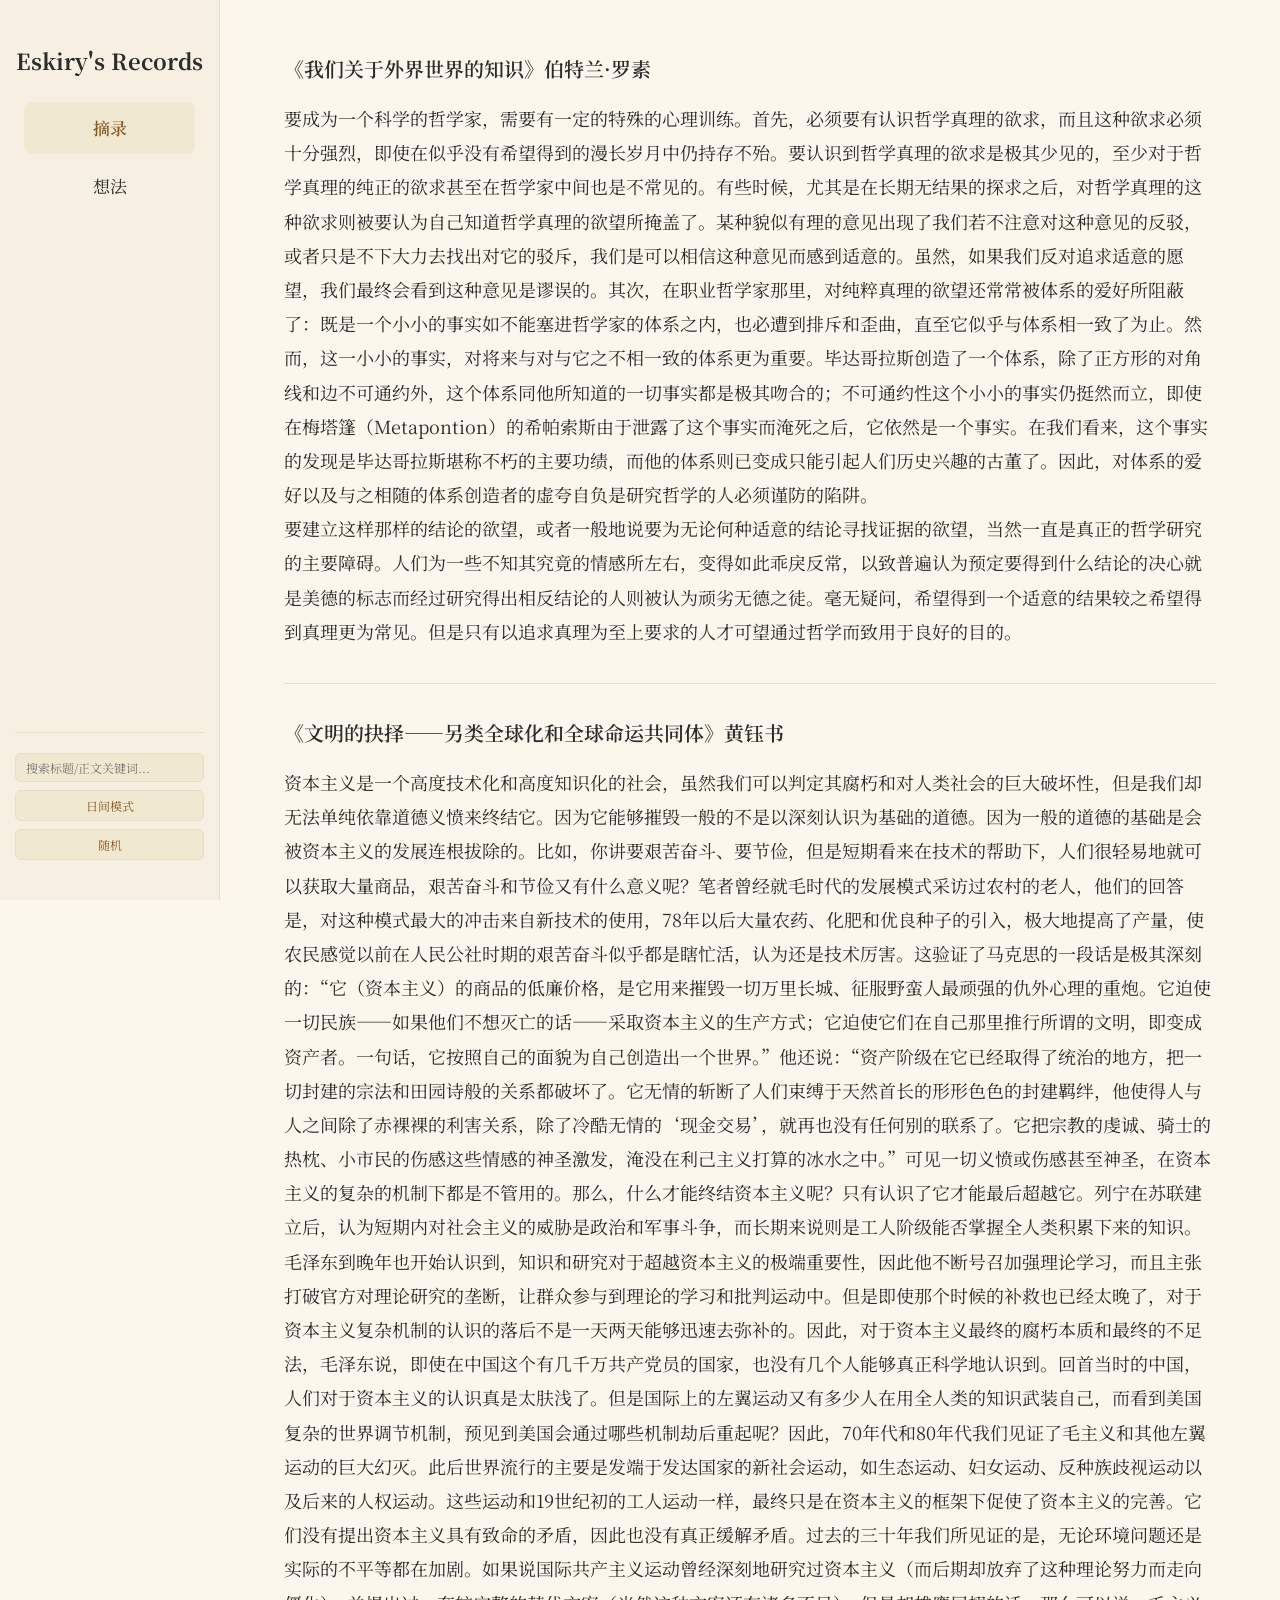
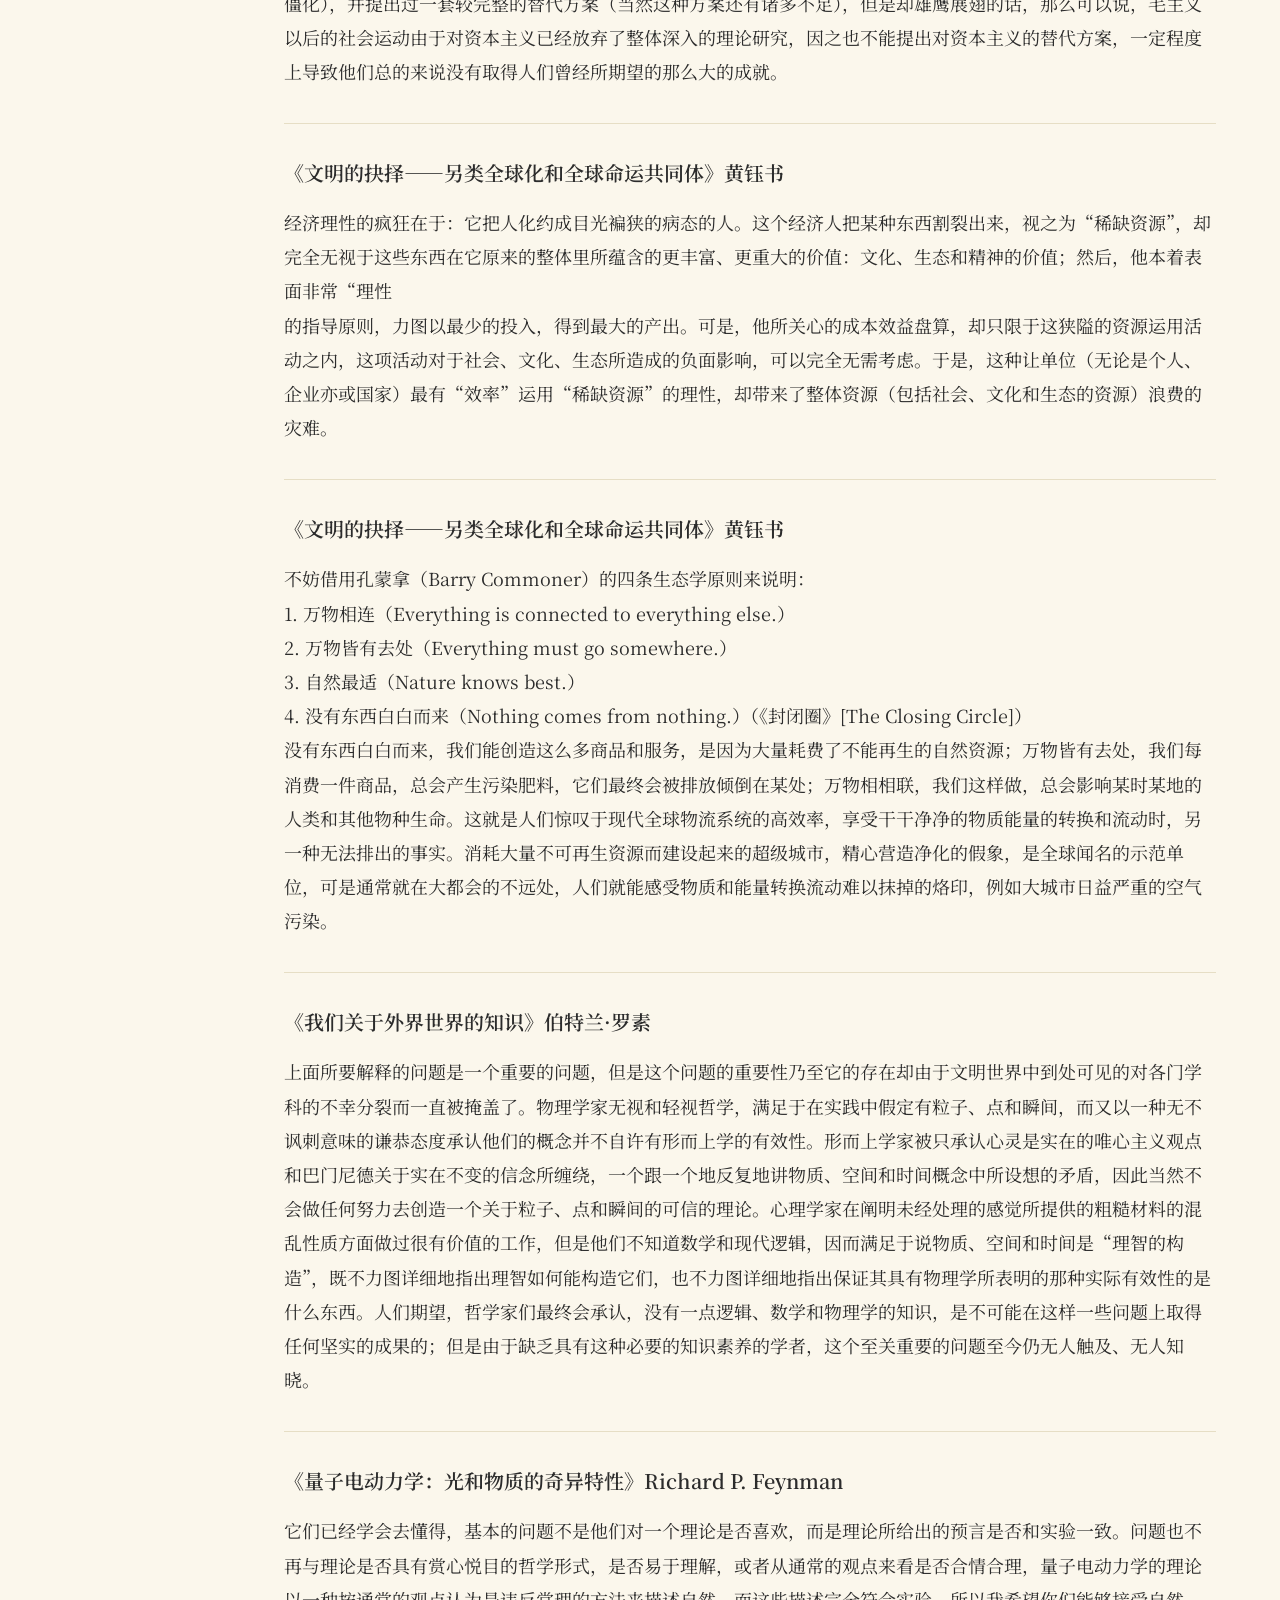
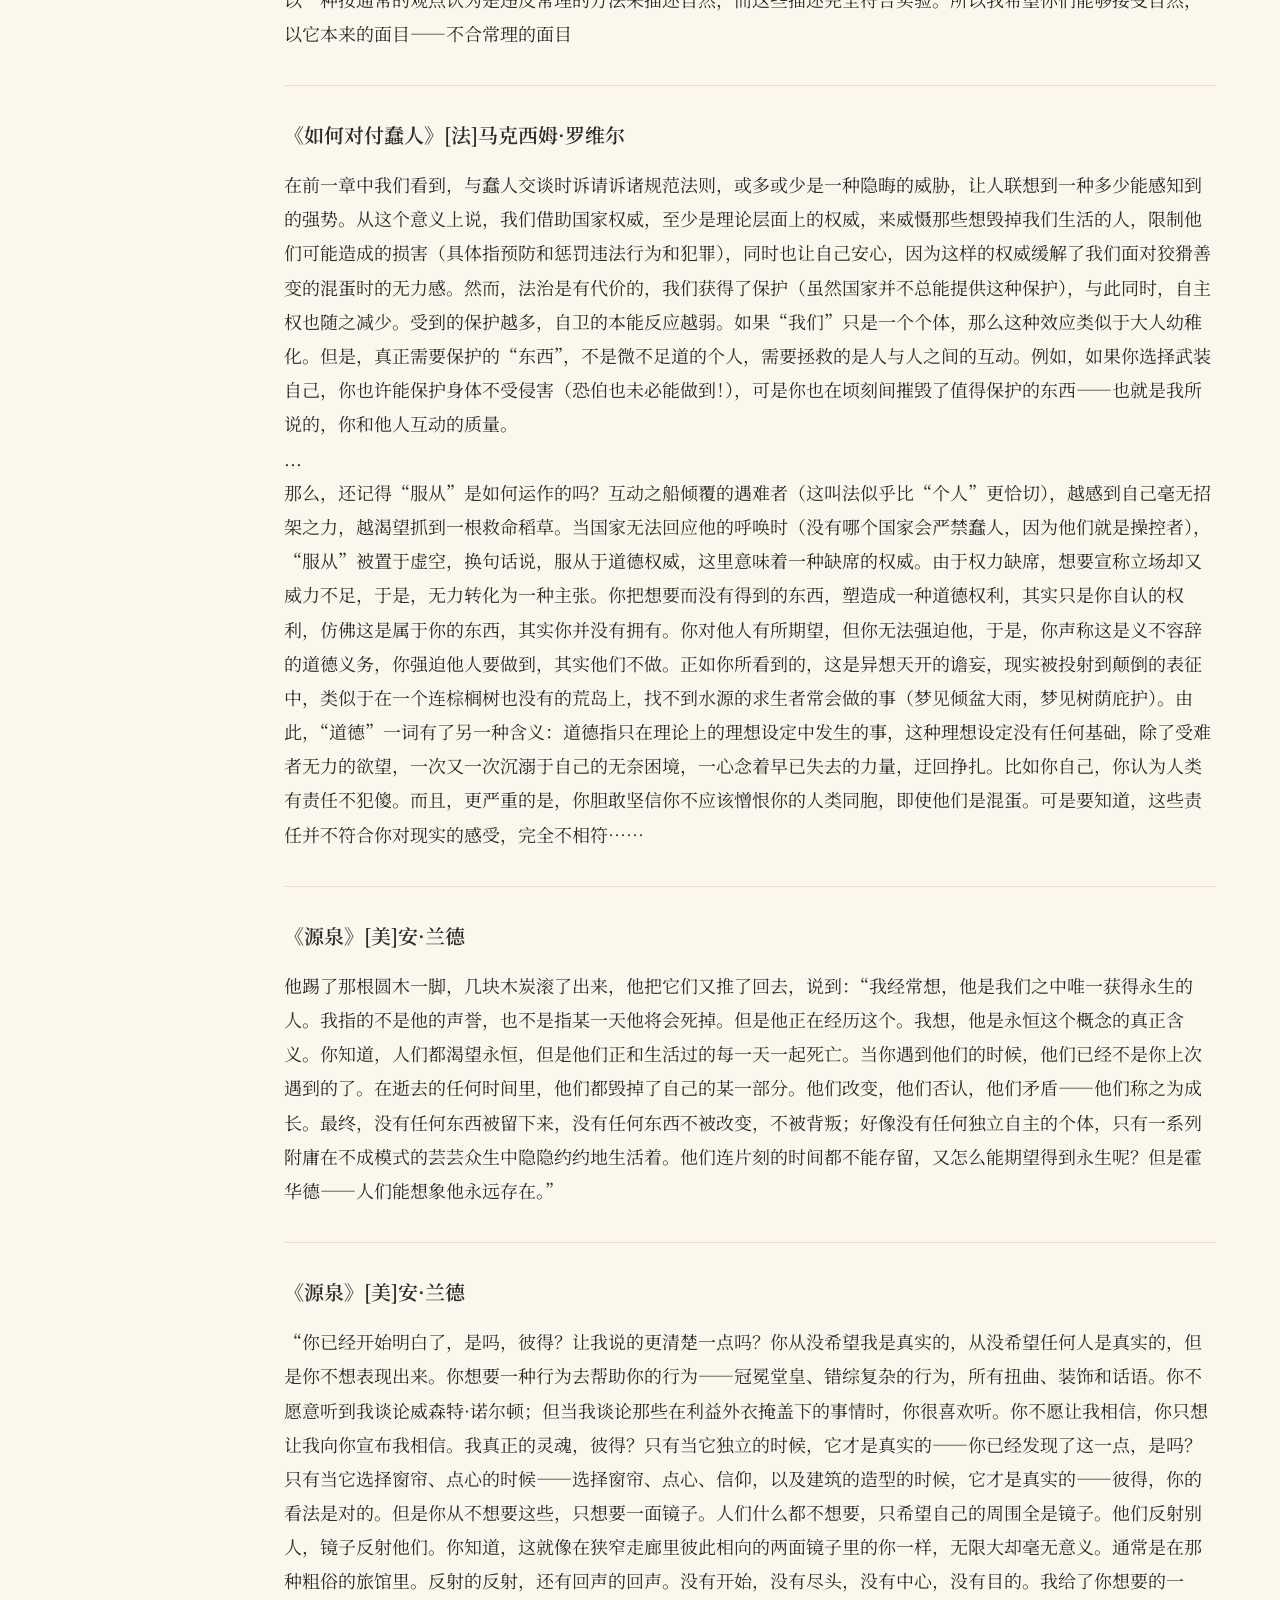
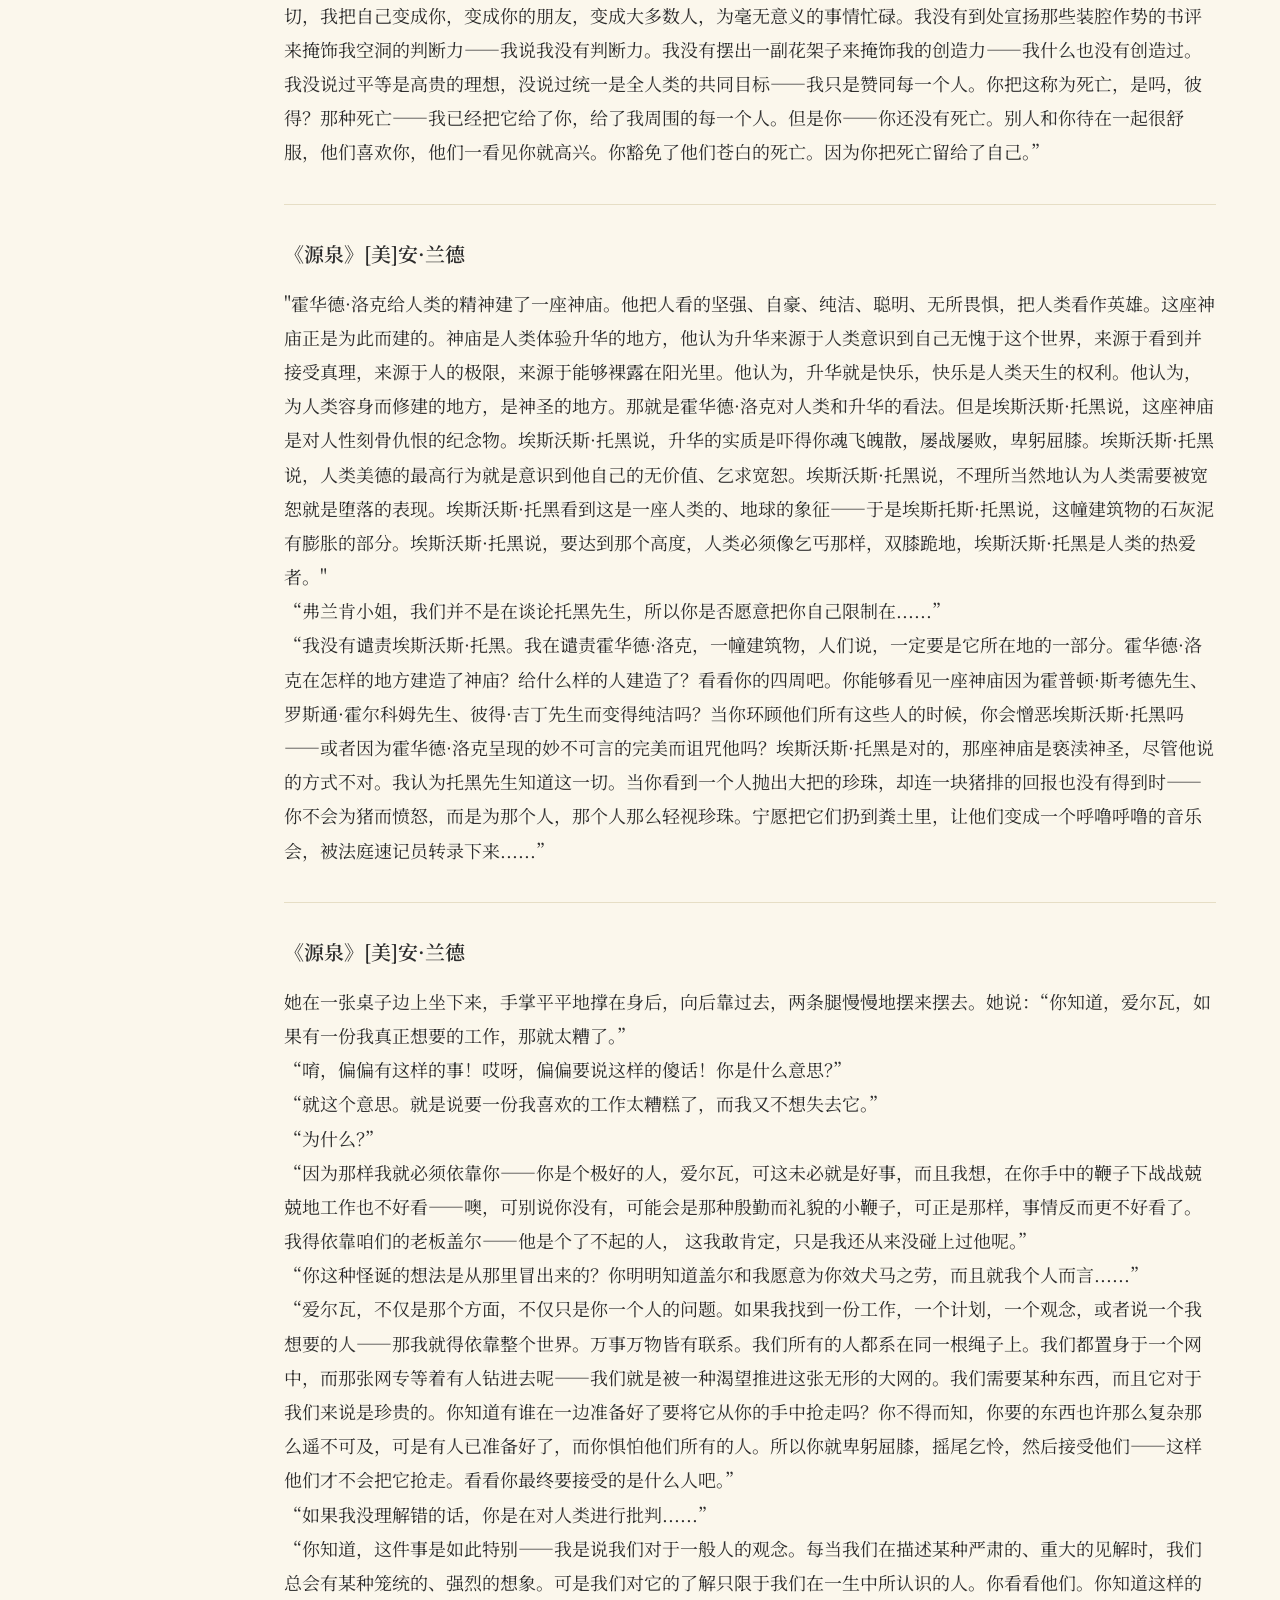
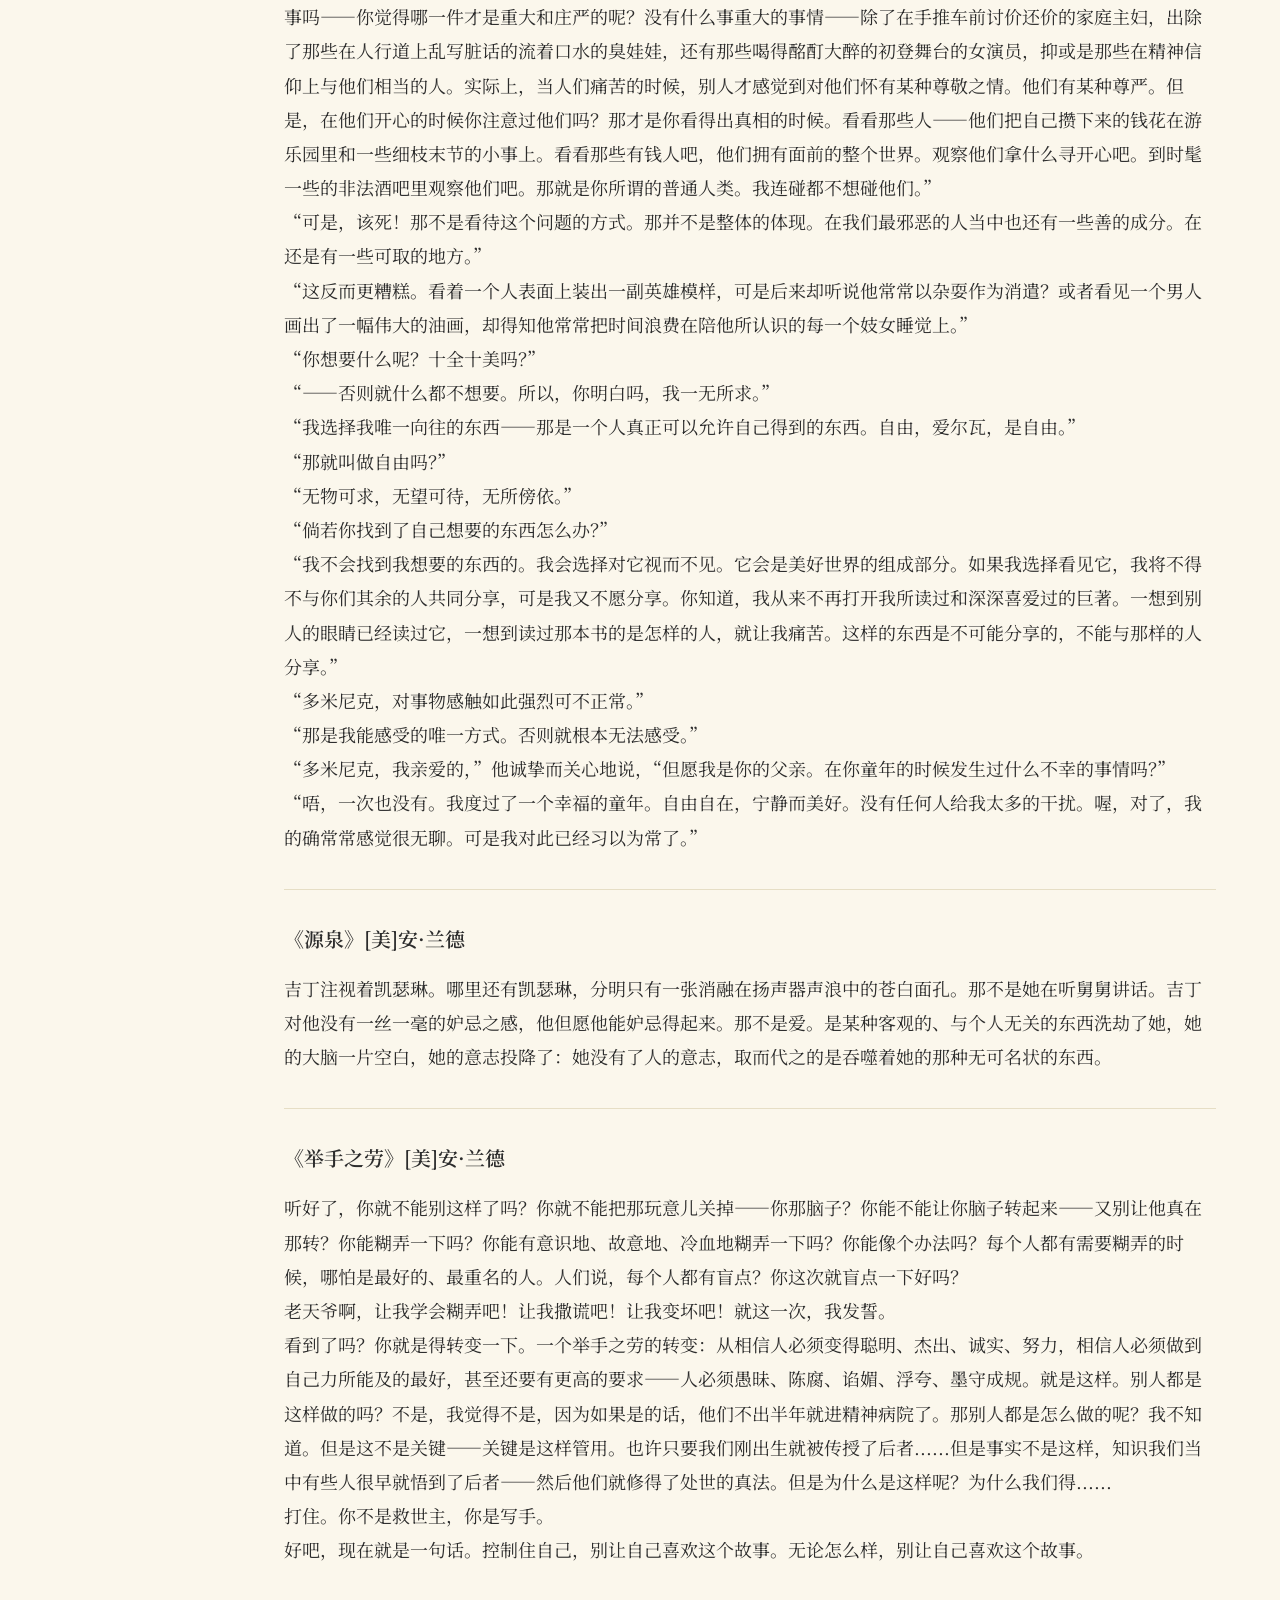
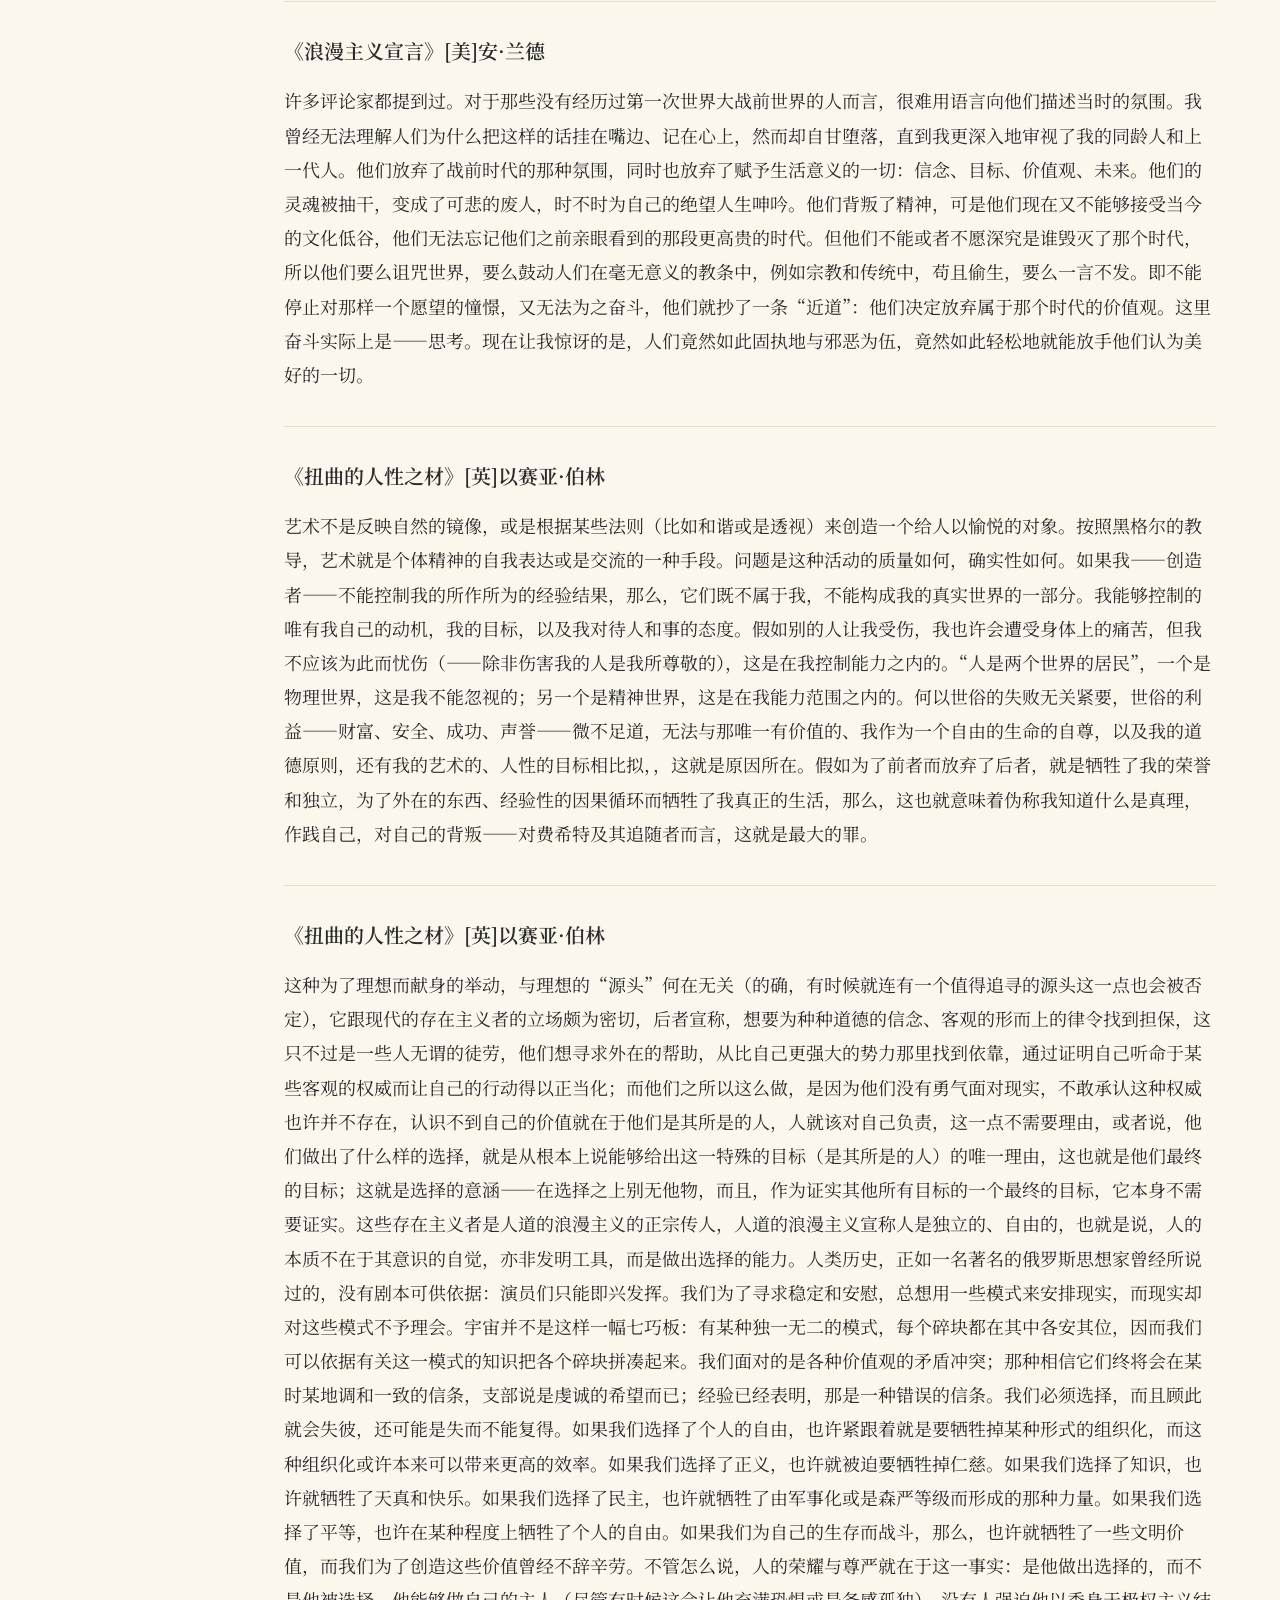
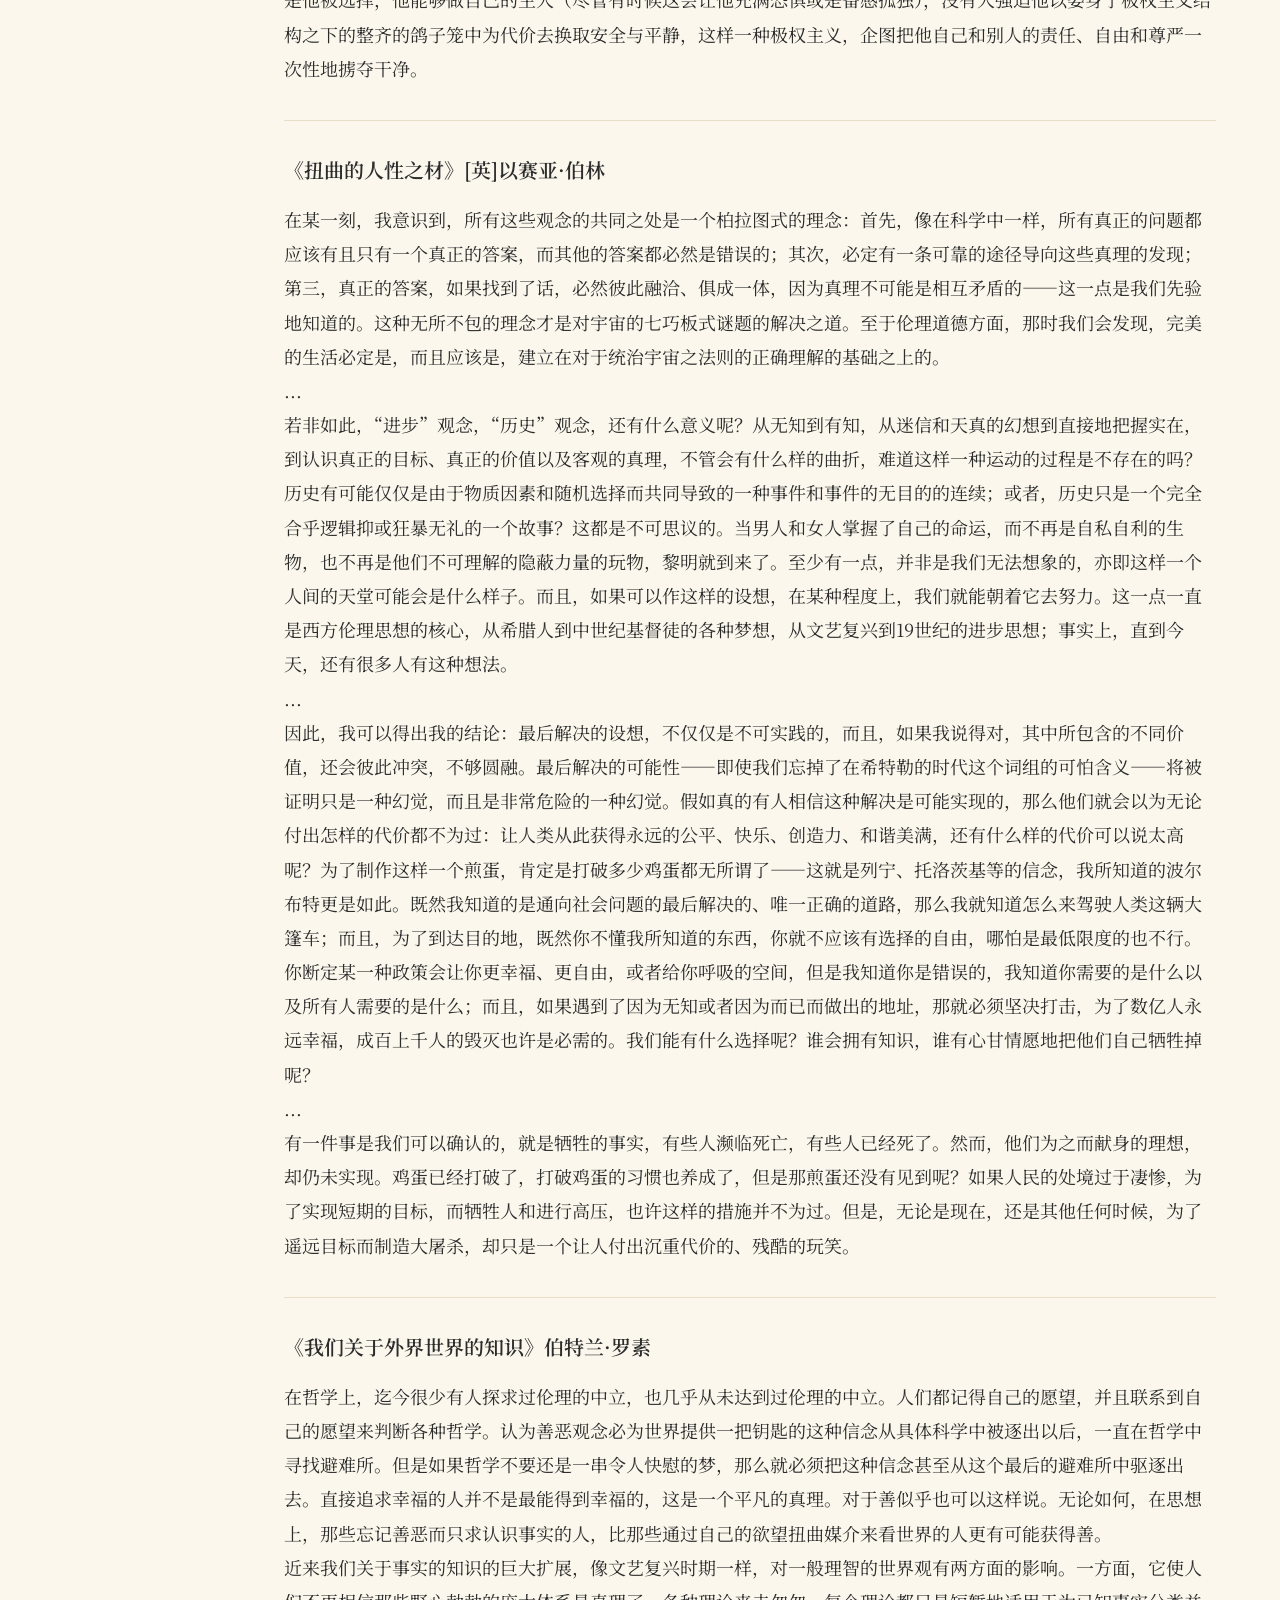
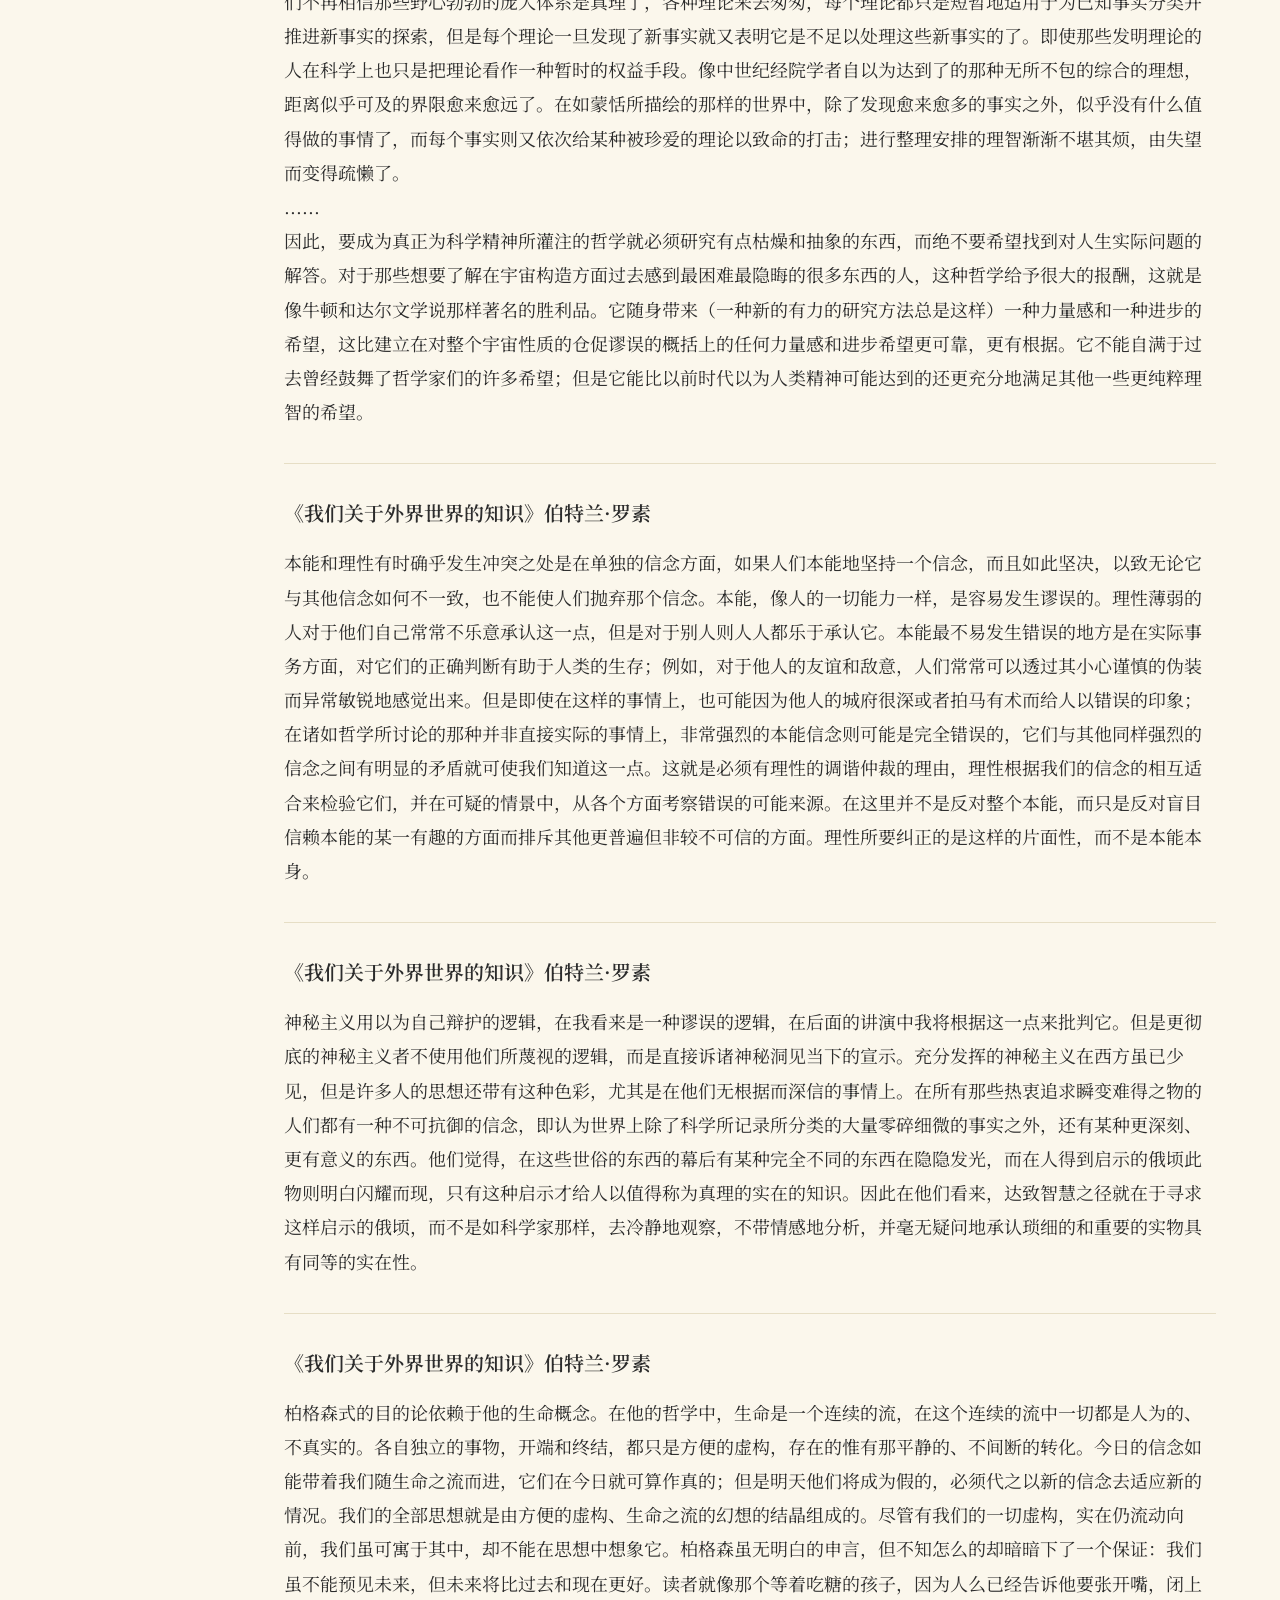
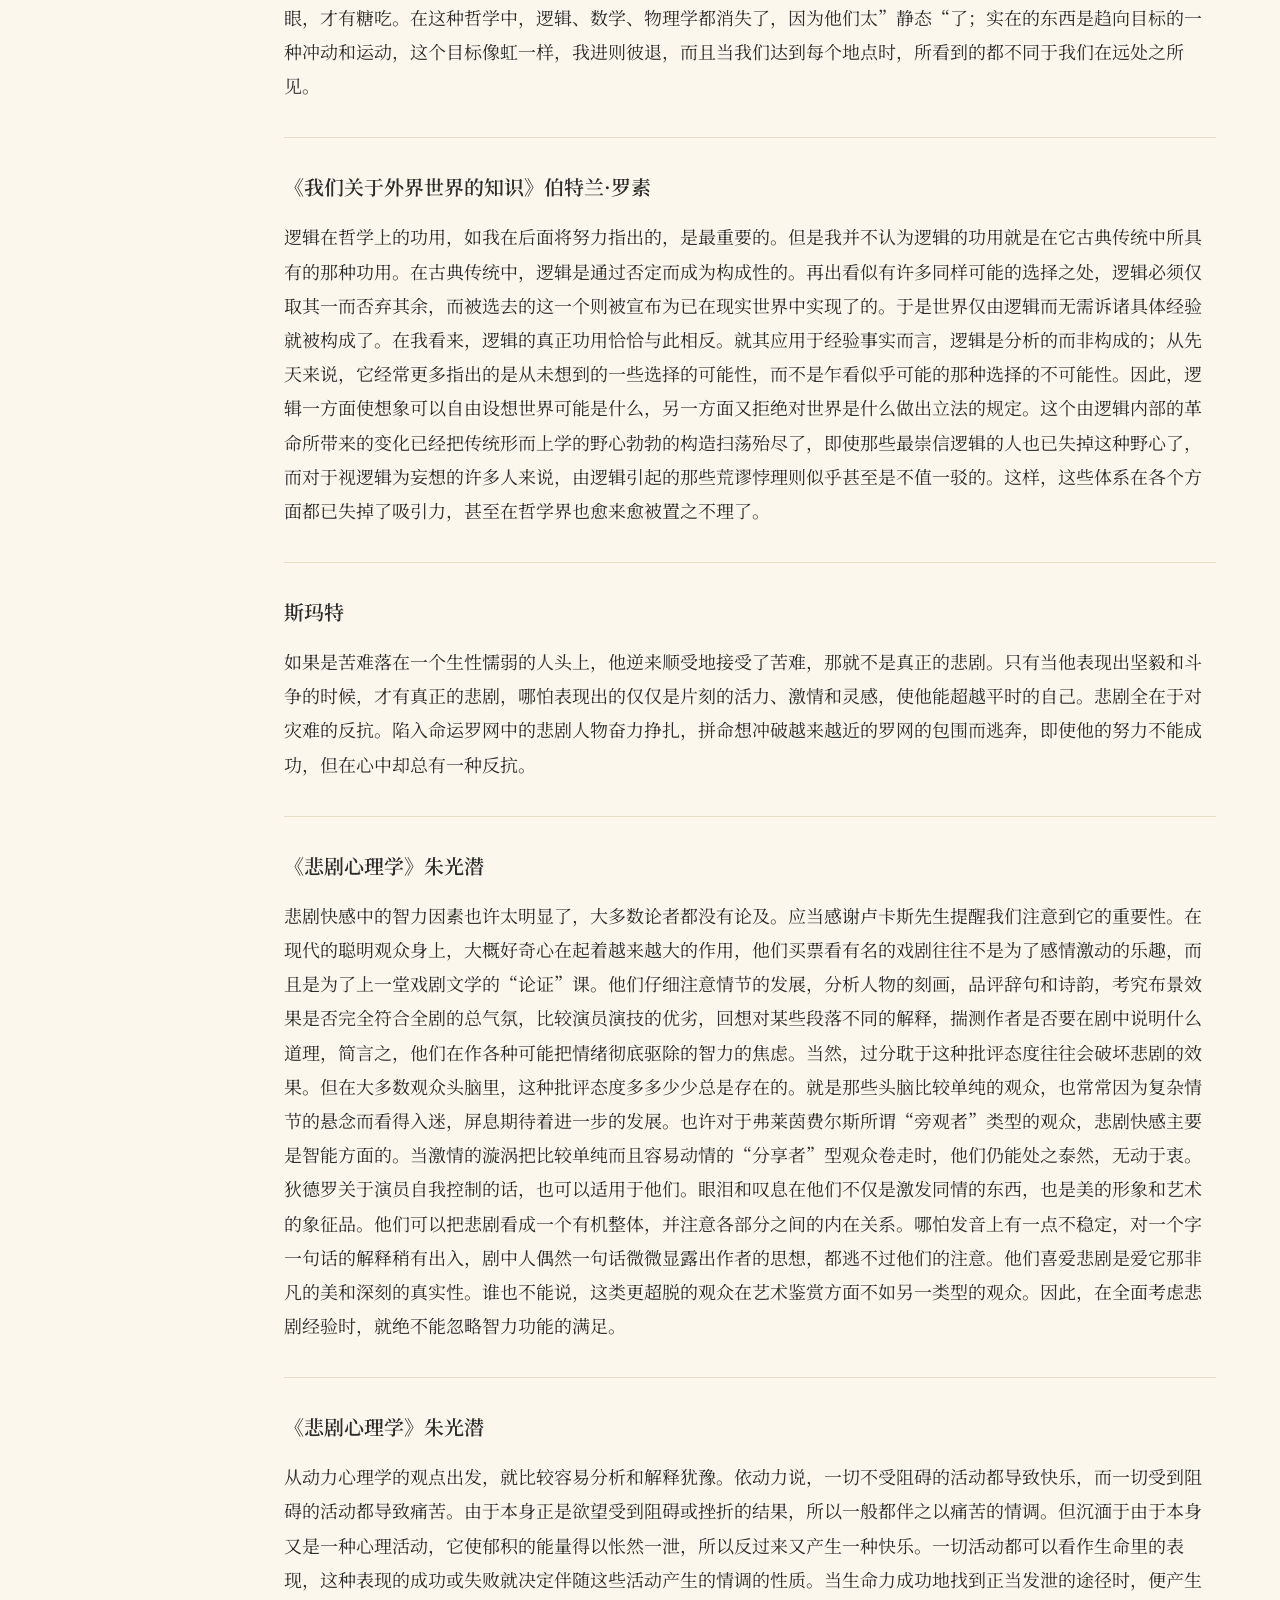
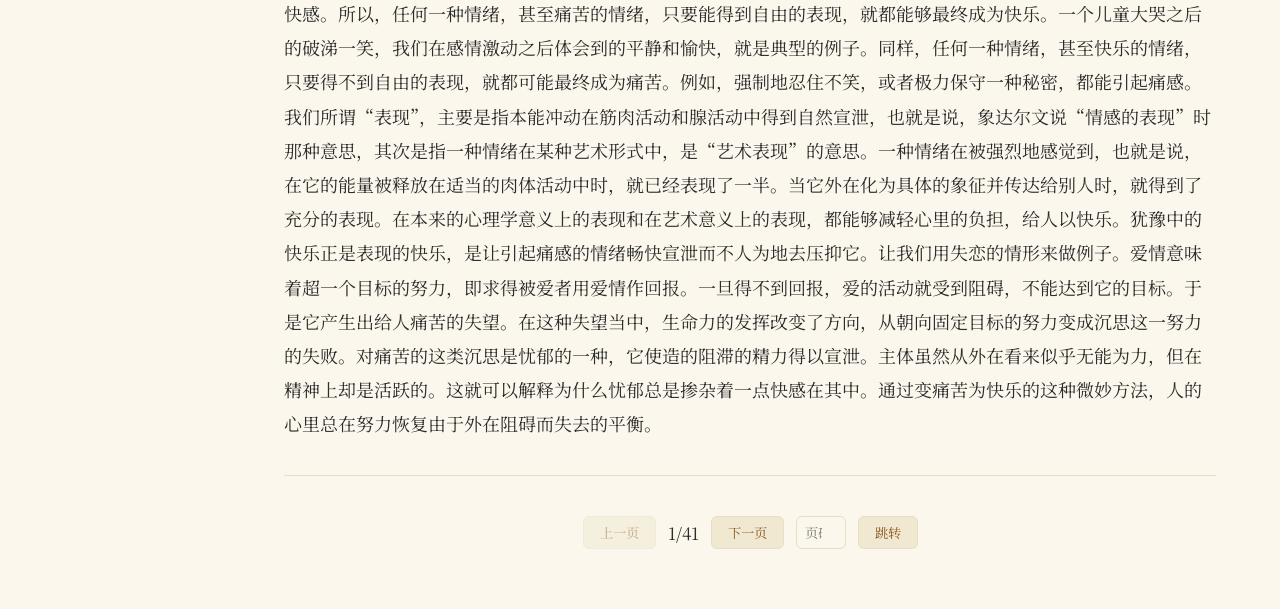
<file: index.html>
<!DOCTYPE html>
<html lang="zh-CN">
<head>
  <meta charset="UTF-8">
  <meta name="viewport" content="width=device-width, initial-scale=1.0"/>
  <title>Eskiry's record</title>
  <link rel="preconnect" href="https://fonts.googleapis.com">
  <link rel="preconnect" href="https://fonts.gstatic.com" crossorigin>
  <link href="https://fonts.googleapis.com/css2?family=Noto+Serif+SC:wght@400;600&display=swap" rel="stylesheet">
  
  <style>
    :root {
      --bg: #fbf7ec;
      --text: #2c2c2c;
      --border: #e6dec5;
      --card-bg: #f4efdf;
      --code-bg: #eee7d3;
      --btn-bg: #f0e8d0;
      --btn-text: #8c5822;
      --muted: #6b6353;
      --sidebar-bg: #f6efe2;
    }
    
    [data-theme="dark"] {
      --bg: #161618;
      --text: #e1e1e6;
      --border: #2a2a2e;
      --card-bg: #1e1e22;
      --code-bg: #26262b;
      --btn-bg: #26262b;
      --btn-text: #528bff;
      --muted: #9c9ca6;
      --sidebar-bg: #1a1a1e;
    }

    [data-theme="eink"] {
      --bg: #ffffff;
      --text: #000000;
      --border: #000000;
      --card-bg: #ffffff;
      --code-bg: #f0f0f0;
      --btn-bg: #ffffff;
      --btn-text: #000000;
      --muted: #000000;
      --sidebar-bg: #ffffff;
    }

    [data-theme="eink"] * {
      transition: none !important;
    }

    *{margin:0;padding:0;box-sizing:border-box}
    body{
      font-family: "Noto Serif SC", "FZPingXianYaSong-R-GB", "方正屏显雅宋简体","LXGW WenKai Screen", "LXGWWenKaiScreen", serif;
      line-height:1.9;
      font-size:17px;
      background:var(--bg);
      color:var(--text);
      transition: background .3s, color .3s;
      text-align:left;
    }
    .container{display:flex;min-height:100vh;max-width:1920px;margin:0 auto}

    .sidebar{
      width:220px;
      background:var(--sidebar-bg);
      padding:40px 15px;
      border-right:1px solid var(--border);
      position:sticky;
      top:0;
      height:100vh;
      overflow-y:auto;
      display:flex;
      flex-direction:column;
      text-align:center;
      transition: transform 0.3s ease;
      z-index: 99;
    }
    .sidebar-main{flex:1;}
    .sidebar-footer{
      margin-top:auto;
      padding-top:20px;
      border-top:1px solid var(--border);
      text-align:center;
      font-size:12px;
      color:var(--muted);
      line-height:1.8;
      display: flex;
      flex-direction: column;
      gap: 8px;
    }
    .sidebar h2{font-size:22px;margin-bottom:20px;text-align:center}

    .category-item{
      padding:10px 12px;
      margin:6px auto;
      border-radius:8px;
      cursor:pointer;
      font-size:17px;
      transition:.2s;
      width: 90%;
    }
    .category-item.active,.category-item:hover{
      background: var(--btn-bg);
      color: var(--btn-text);
      font-weight: 600;
    }
    [data-theme="eink"] .category-item.active, 
    [data-theme="eink"] .category-item:hover {
      background: #000000;
      color: #ffffff;
    }

    .main{flex:1;padding:20px 5% 60px;text-align:left;transition: margin-left 0.3s;}

    .theme-btn,.random-mini-btn{
      padding:6px 10px;
      border-radius:6px;
      border: 1px solid var(--border);
      background:var(--btn-bg);
      color:var(--btn-text);
      cursor:pointer;
      font-size:12px;
      font-family:inherit;
    }
    
    [data-theme="eink"] .theme-btn, 
    [data-theme="eink"] .random-mini-btn,
    [data-theme="eink"] .search-input,
    [data-theme="eink"] .page-btn,
    [data-theme="eink"] .jump-input,
    [data-theme="eink"] .sidebar-toggle {
      border: 1px solid #000000 !important;
    }

    .search-input{
      padding:5px 10px;
      border-radius:6px;
      border:1px solid var(--border);
      background:var(--btn-bg);
      color:var(--text);
      font-size:12px;
      font-family:inherit;
      outline: none;
      width: 100%;
      margin: 0 auto;
    }
    .search-input:focus{
      border-color: var(--btn-text);
    }

    .sidebar-overlay {
      display: none;
      position: fixed;
      top: 0; left: 0; width: 100vw; height: 100vh;
      background: rgba(0,0,0,0.3);
      z-index: 98;
    }
    .sidebar-overlay.show { display: block; }

    .sidebar-toggle{
      position: fixed;
      top: 15px;
      left: 15px;
      z-index: 100;
      padding: 5px 12px;
      border-radius: 6px;
      border: 1px solid var(--border);
      background: var(--btn-bg);
      color: var(--btn-text);
      cursor: pointer;
      font-size: 13px;
      display: none;
      font-family: inherit;
      box-shadow: 0 2px 6px rgba(0,0,0,0.05);
    }

    .post{
      padding:35px 0;
      border-bottom:1px solid var(--border);
      position:relative;
      text-align:left;
    }
    .post h2{
      font-size:20px;
      font-weight:600;
      margin:0 0 18px 0;
      color:var(--text);
      line-height:1.4;
      text-align:left;
    }
    
    .thought-meta {
      text-align: right;
      font-size: 14px;
      color: var(--muted);
      margin-top: 12px;
      font-style: italic;
    }

    .post-content{
      font-size:18px;
      position:relative;
      text-align:left;
      color:var(--text);
      white-space: pre-wrap; /* 自动保留文本中的换行与空格 */
      word-break: break-all;
    }

    .pagination{display:flex;justify-content:center;align-items:center;gap:12px;margin-top:40px;flex-wrap:wrap;}
    .page-btn{
      padding:6px 16px;
      border-radius:6px;
      border:1px solid var(--border);
      background:var(--btn-bg);
      color:var(--btn-text);
      cursor:pointer;
      font-family:inherit;
    }
    .page-btn:disabled{opacity:.5;cursor:not-allowed}
    .jump-input{
      width:50px;
      padding:6px 8px;
      border-radius:6px;
      border:1px solid var(--border);
      background:var(--bg);
      color:var(--text);
      text-align:center;
      font-family:inherit;
    }

    #fallbackBox {
      padding: 25px;
      border: 2px dashed var(--btn-text);
      border-radius: 8px;
      background: var(--card-bg);
      margin-bottom: 20px;
    }
    .fallback-file-item {
      padding: 12px;
      margin-top: 10px;
      border: 1px solid var(--border);
      border-radius: 6px;
      background: var(--bg);
    }

    @media (max-width: 768px) {
      .sidebar-toggle{display: block;}
      .container {flex-direction: column;}
      .sidebar {
        width: 210px;
        height: 100vh;
        position: fixed;
        left: 0;
        top: 0;
        transform: translateX(-100%);
        border-right: 1px solid var(--border);
        border-bottom: none;
      }
      .sidebar.show {
        transform: translateX(0);
      }
      .main {
        padding: 60px 15px 40px; 
      }
      .post {padding: 25px 0;}
      .post h2 {font-size: 18px;}
      .post-content {font-size: 16px;}
    }
  </style>
</head>

<body>
  <button class="sidebar-toggle" id="sidebarToggle">菜单</button>
  <div class="sidebar-overlay" id="sidebarOverlay"></div>

  <div class="container">
    <div class="sidebar" id="sidebar">
      <div class="sidebar-main">
        <h2>Eskiry's Records</h2>
        <div id="categoryContainer"></div>
      </div>

      <div class="sidebar-footer">
        <input type="text" id="searchInput" class="search-input" placeholder="搜索标题/正文关键词...">
        <button class="theme-btn" id="themeBtn">加载中...</button>
        <button class="random-mini-btn" onclick="showRandomPost()">随机</button>
      </div>
    </div>

    <div class="main">
      <div id="fallbackBox">
        <h3 style="margin-bottom: 8px; color: var(--btn-text);">📂 本地离线文件手动加载</h3>
        <p style="font-size: 14px; color: var(--muted); margin-bottom: 10px;">
          提示：若在本地双击打开网页，可导入对应的 posts.json 数据文件：
        </p>
        
        <div class="fallback-file-item">
          <label><b>1. 导入文章库 (posts.json)：</b> <span id="statusPosts" style="color:green;font-size:13px;"></span></label><br>
          <input type="file" accept=".json" onchange="loadLocalPostsJson(this)" style="margin-top:6px;">
        </div>
      </div>

      <div id="list"></div>
      <div class="pagination" id="pagination"></div>
    </div>
  </div>

  <script>
    let allPosts = [], allThoughts = [], allLabels = [];
    let activeCategory = ''; 
    let currentPage = 1;
    const pageSize = 25;
    let filteredPosts = [];
    let searchInput = null, searchTimer = null;
    const themeBtn = document.getElementById('themeBtn');

    function escapeHTML(str) {
      return (str || '').replace(/[&<>"']/g, m => ({
        '&': '&amp;', '<': '&lt;', '>': '&gt;', '"': '&quot;', "'": '&#39;'
      }[m]));
    }

    // 纯原生替代 marked：安全转义并保持换行格式
    function parsePlainText(content) {
      if (!content) return '';
      return escapeHTML(content);
    }

    const sidebar = document.getElementById('sidebar');
    const sidebarOverlay = document.getElementById('sidebarOverlay');
    const sidebarToggle = document.getElementById('sidebarToggle');

    function toggleSidebar() {
      sidebar.classList.toggle('show');
      sidebarOverlay.classList.toggle('show');
    }

    sidebarToggle.addEventListener('click', toggleSidebar);
    sidebarOverlay.addEventListener('click', toggleSidebar);

    function showRandomPost() {
      let targetList = [];
      if (activeCategory === 'THOUGHTS') {
        targetList = allThoughts;
      } else {
        targetList = allPosts.filter(item => (item.labels || []).includes(activeCategory));
      }
      if (!targetList || targetList.length === 0) return;
      const post = targetList[Math.floor(Math.random() * targetList.length)];
      filteredPosts = [post];
      currentPage = 1;
      renderPage();
    }

    function applyTheme(theme) {
      const htmlEl = document.documentElement;
      if (theme === 'dark') {
        htmlEl.setAttribute('data-theme', 'dark');
        themeBtn.textContent = "夜间模式";
      } else if (theme === 'eink') {
        htmlEl.setAttribute('data-theme', 'eink');
        themeBtn.textContent = "E-Ink模式";
      } else {
        htmlEl.removeAttribute('data-theme');
        themeBtn.textContent = "日间模式";
      }
      localStorage.setItem('theme', theme);
    }

    const savedTheme = localStorage.getItem('theme') || 'light';
    applyTheme(savedTheme);

    themeBtn.addEventListener('click', () => {
      const current = localStorage.getItem('theme') || 'light';
      if (current === 'light') applyTheme('dark');
      else if (current === 'dark') applyTheme('eink');
      else applyTheme('light');
    });

    function initSearch() {
      searchInput = document.getElementById('searchInput');
      searchInput.addEventListener('input', () => {
        clearTimeout(searchTimer);
        searchTimer = setTimeout(doSearch, 200); 
      });
    }

    function doSearch() {
      const keyword = searchInput.value.trim().toLowerCase();
      currentPage = 1;
      const targetList = (activeCategory === 'THOUGHTS') ? allThoughts : allPosts;
      
      if (!keyword) {
        selectCategory(activeCategory);
        return;
      }
      
      filteredPosts = targetList.filter(post => {
        const title = (post.title || '').toLowerCase();
        const body = (post.body || '').toLowerCase();
        return title.includes(keyword) || body.includes(keyword); 
      });
      renderPage();
    }

    function init() {
      initSearch();
      tryAutoLoadServerFiles();
    }

    function tryAutoLoadServerFiles() {
      const xhr1 = new XMLHttpRequest();
      xhr1.open('GET', './posts.json', true);
      xhr1.onreadystatechange = () => {
        if (xhr1.readyState === 4 && (xhr1.status === 200 || xhr1.status === 304 || xhr1.status === 0)) {
          try { 
            const parsed = JSON.parse(xhr1.responseText); 
            if (Array.isArray(parsed) && parsed.length > 0) {
              allPosts = parsed;
              handleDataReady();
            }
          } catch(e) {}
        }
      };
      xhr1.send(null);
    }

    function handleDataReady() {
      document.getElementById('fallbackBox').style.display = 'none';

      const tagSet = new Set();
      allPosts.forEach(post => {
        (post.labels || []).forEach(label => tagSet.add(label));
      });
      allLabels = Array.from(tagSet);
      
      renderCategory();
      
      if (!activeCategory) {
        if (allLabels.length > 0) {
          selectCategory(allLabels[0]);
        } else {
          selectCategory('THOUGHTS');
        }
      } else {
        selectCategory(activeCategory);
      }
    }

    function loadLocalPostsJson(input) {
      const file = input.files[0];
      if (!file) return;
      const reader = new FileReader();
      reader.readAsText(file, 'UTF-8');
      reader.onload = (e) => {
        try {
          let text = e.target.result;
          if (text.charCodeAt(0) === 0xFEFF) text = text.slice(1);
          text = text.trim();

          const parsed = JSON.parse(text);
          if (!Array.isArray(parsed)) {
            alert('错误：posts.json 根节点必须是数组！');
            return;
          }
          allPosts = parsed;
          document.getElementById('statusPosts').textContent = '✔ 已加载 (' + allPosts.length + '篇)';
          handleDataReady();
        } catch (err) { alert('posts.json 解析失败。'); }
      };
    }

    function loadLocalThoughtsJson(input) {
      const file = input.files[0];
      if (!file) return;
      const reader = new FileReader();
      reader.readAsText(file, 'UTF-8');
      reader.onload = (e) => {
        try {
          let text = e.target.result;
          if (text.charCodeAt(0) === 0xFEFF) text = text.slice(1);
          text = text.trim();

          const parsed = JSON.parse(text);
          if (!Array.isArray(parsed)) {
            alert('错误：thoughts.json 根节点必须是数组！');
            return;
          }
          allThoughts = parsed.sort((a, b) => {
            return b.title.localeCompare(a.title, undefined, {numeric: true, sensitivity: 'base'});
          });
          selectCategory('THOUGHTS');
        } catch (err) { alert('thoughts.json 解析失败。'); }
      };
    }

    function renderCategory() {
      const container = document.getElementById('categoryContainer');
      const fragment = document.createDocumentFragment(); 

      allLabels.forEach(tag => {
        const div = document.createElement('div');
        div.className = 'category-item';
        div.textContent = tag;
        div.onclick = (e) => selectCategory(tag, e);
        fragment.appendChild(div);
      });

      const thoughtsDiv = document.createElement('div');
      thoughtsDiv.className = 'category-item';
      thoughtsDiv.textContent = '想法';
      thoughtsDiv.onclick = (e) => selectCategory('THOUGHTS', e);
      fragment.appendChild(thoughtsDiv);

      container.innerHTML = '';
      container.appendChild(fragment); 
    }

    function selectCategory(cat, eventObj) {
      activeCategory = cat;
      
      document.querySelectorAll('.category-item').forEach(el => {
        if ((cat === 'THOUGHTS' && el.textContent === '想法') || (el.textContent === cat)) {
          el.classList.add('active');
        } else {
          el.classList.remove('active');
        }
      });

      if (window.innerWidth <= 768) {
        sidebar.classList.remove('show');
        sidebarOverlay.classList.remove('show');
      }
      
      if (searchInput) searchInput.value = '';
      currentPage = 1;

      if (cat === 'THOUGHTS') {
        if (allThoughts.length === 0) {
          const listEl = document.getElementById('list');
          const wrap = document.getElementById('pagination');
          if (wrap) wrap.innerHTML = '';
          
          listEl.innerHTML = `
            <div id="fallbackThoughtsBox" style="padding: 25px; border: 2px dashed var(--btn-text); border-radius: 8px; background: var(--card-bg); margin-top: 20px;">
              <h3 style="margin-bottom: 8px; color: var(--btn-text);">📂 导入想法库 (thoughts.json)</h3>
              <p style="font-size: 14px; color: var(--muted); margin-bottom: 10px;">
                当前未检测到想法数据，请选择本地的 <b>thoughts.json</b> 文件以查看：
              </p>
              <input type="file" accept=".json" onchange="loadLocalThoughtsJson(this)" style="margin-top:6px;">
            </div>
          `;
          filteredPosts = [];
          return;
        }
        filteredPosts = [...allThoughts];
      } else {
        filteredPosts = allPosts.filter(item => (item.labels || []).includes(cat));
      }

      renderPage();
    }

    function renderPage() {
      const total = Math.ceil(filteredPosts.length / pageSize);
      if (total > 0 && currentPage > total) {
        currentPage = total;
      }
      const start = (currentPage - 1) * pageSize;
      renderPosts(filteredPosts.slice(start, start + pageSize));
      renderPagination(total);
    }

    function renderPosts(posts) {
      const listEl = document.getElementById('list');
      if (!listEl) return;
      
      if (posts.length === 0) {
        listEl.innerHTML = `<p style="text-align:left;margin-top:20px;color:var(--text)">当前分类下暂无内容</p>`;
        return;
      }
      
      const isThoughtView = (activeCategory === 'THOUGHTS');
      
      listEl.innerHTML = posts.map((art) => {
        const title = escapeHTML(art.title || '');
        const bodyContent = art.body || '';
        const parsedBody = parsePlainText(bodyContent);
        
        if (!isThoughtView) {
          return `
            <div class="post">
              <h2>${title}</h2>
              <div class="post-content">${parsedBody}</div>
            </div>
          `;
        } else {
          return `
            <div class="post">
              <div class="post-content">${parsedBody}</div>
              <div class="thought-meta">── ${title}</div>
            </div>
          `;
        }
      }).join(''); 
    }

    function jumpToPage() {
      const total = Math.ceil(filteredPosts.length / pageSize);
      const input = document.getElementById('jumpInput');
      if (!input) return;
      let page = parseInt(input.value.trim(), 10);
      if (isNaN(page)) return;
      page = Math.max(1, Math.min(page, total));
      currentPage = page;
      renderPage();
      window.scrollTo({ top: 0, behavior: 'smooth' });
    }

    function renderPagination(total) {
      const wrap = document.getElementById('pagination');
      if (!wrap) return;
      if (total <= 1) {
        wrap.innerHTML = '';
        return;
      }
      
      wrap.innerHTML = `
        <button class="page-btn" onclick="prev()" ${currentPage === 1 ? 'disabled' : ''}>上一页</button>
        <span>${currentPage}/${total}</span>
        <button class="page-btn" onclick="next()" ${currentPage === total ? 'disabled' : ''}>下一页</button>
        <input type="number" class="jump-input" id="jumpInput" min="1" max="${total}" placeholder="页码" />
        <button class="page-btn" onclick="jumpToPage()">跳转</button>
      `;
      
      const jumpInputEl = document.getElementById('jumpInput');
      if (jumpInputEl) {
        jumpInputEl.addEventListener('keydown', (e) => {
          if (e.key === 'Enter') jumpToPage();
        });
      }
    }

    function prev() { 
      currentPage--; 
      renderPage(); 
      window.scrollTo({top:0, behavior:'smooth'});
    }
    
    function next() { 
      currentPage++; 
      renderPage(); 
      window.scrollTo({top:0, behavior:'smooth'});
    }
    
    init();
  </script>
</body>
</html>
</file>
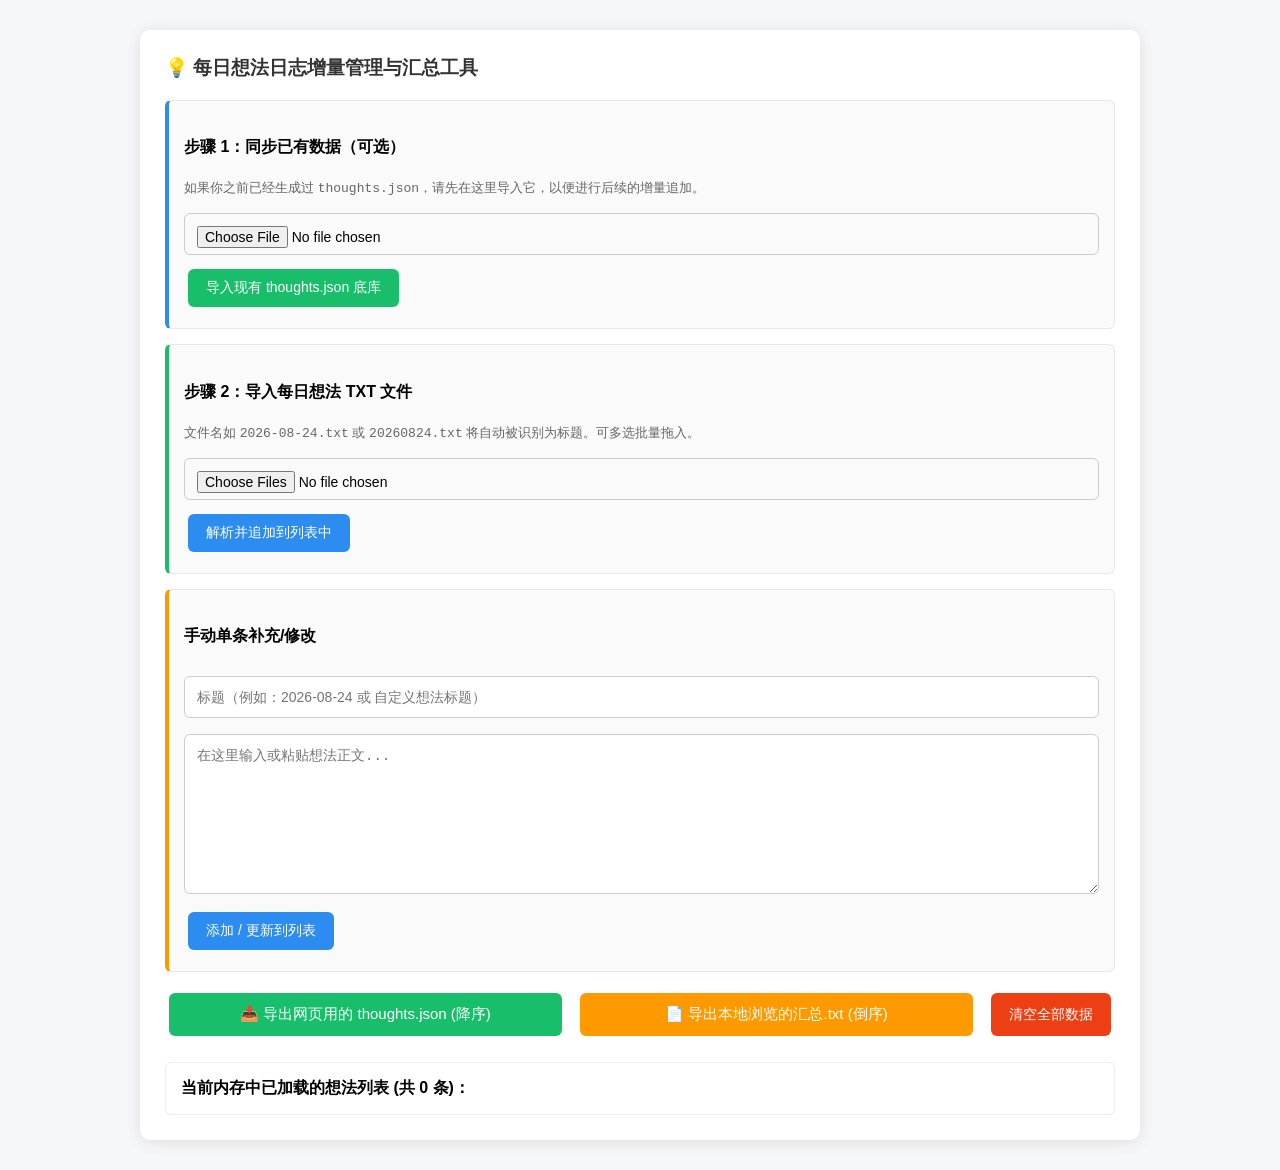
<file: blank to json.html>
<!DOCTYPE html>
<html lang="zh-CN">
<head>
<meta charset="UTF-8">
<title>想法日志增量管理与汇总工具</title>
<style>
body{font-family:"微软雅黑",sans-serif;padding:30px;max-width:1000px;margin:0 auto;background:#f5f7fa;}
.container{background:#fff;padding:25px;border-radius:10px;box-shadow:0 2px 15px #ddd;}
h3{margin-top:0;color:#333;}
textarea,input{width:100%;padding:12px;margin:8px 0;border:1px #ccc solid;border-radius:6px;box-sizing:border-box;font-size:14px;}
textarea{height:160px;resize:vertical;}
input{height:42px;}
button{padding:10px 18px;margin:6px 4px;border:none;border-radius:6px;background:#2d8cf0;color:#fff;cursor:pointer;font-size:14px;}
button:hover{background:#1b76d8;}
.btn-green{background:#19be6b;}
.btn-green:hover{background:#18a863;}
.btn-orange{background:#ff9900;}
.btn-orange:hover{background:#e08800;}
.box-section{padding:15px;border:1px solid #e8e8e8;border-radius:6px;margin:15px 0;background:#fafafa;}
.list{margin-top:20px;padding:15px;background:#fff;border:1px solid #eee;border-radius:6px;max-height:350px;overflow:auto;}
.item{padding:10px;border-bottom:1px #eee dashed;line-height:1.6;display:flex;justify-content:space-between;align-items:center;}
.item-info{flex:1;}
.del-btn{background:#ed3f14;padding:4px 8px;font-size:12px;margin-left:10px;}
.del-btn:hover{background:#da3510;}
.action-bar {display: flex; gap: 10px; flex-wrap: wrap; margin-top: 15px;}
</style>
</head>
<body>
<div class="container">
    <h3>💡 每日想法日志增量管理与汇总工具</h3>

    <!-- 第一步：导入现有 JSON 底库 -->
    <div class="box-section" style="border-left: 4px solid #2d8cf0;">
        <h4>步骤 1：同步已有数据（可选）</h4>
        <p style="font-size: 13px; color: #666; margin-bottom: 8px;">如果你之前已经生成过 <code>thoughts.json</code>，请先在这里导入它，以便进行后续的增量追加。</p>
        <input type="file" id="jsonFile" accept=".json">
        <button class="btn-green" onclick="loadExistingJson()">导入现有 thoughts.json 底库</button>
    </div>

    <!-- 第二步：上传单个或多个每日 TXT 文件 -->
    <div class="box-section" style="border-left: 4px solid #19be6b;">
        <h4>步骤 2：导入每日想法 TXT 文件</h4>
        <p style="font-size: 13px; color: #666; margin-bottom: 8px;">文件名如 <code>2026-08-24.txt</code> 或 <code>20260824.txt</code> 将自动被识别为标题。可多选批量拖入。</p>
        <input type="file" id="txtFiles" accept=".txt" multiple>
        <button onclick="uploadTxts()">解析并追加到列表中</button>
    </div>

    <!-- 手动补充录入 -->
    <div class="box-section" style="border-left: 4px solid #ff9900;">
        <h4>手动单条补充/修改</h4>
        <input type="text" id="title" placeholder="标题（例如：2026-08-24 或 自定义想法标题）">
        <textarea id="body" placeholder="在这里输入或粘贴想法正文..."></textarea>
        <button onclick="addItem()">添加 / 更新到列表</button>
    </div>

    <!-- 导出控制区 -->
    <div class="action-bar">
        <button class="btn-green" onclick="exportJson()" style="font-size: 15px; padding: 12px 20px; flex: 1;">📥 导出网页用的 thoughts.json (降序)</button>
        <button class="btn-orange" onclick="exportSummaryTxt()" style="font-size: 15px; padding: 12px 20px; flex: 1;">📄 导出本地浏览的汇总.txt (倒序)</button>
        <button onclick="clearAll()" style="background: #ed3f14;">清空全部数据</button>
    </div>

    <div class="list" id="listBox">
        <div><b>当前内存中已加载的想法列表 (共 0 条)：</b></div>
    </div>
</div>

<script>
let dataList = [];

// 全局统一排序：由新到旧（按标题降序，智能识别数字/日期）
function sortDataList() {
    dataList.sort((a, b) => b.title.localeCompare(a.title, undefined, {numeric: true, sensitivity: 'base'}));
}

// 1. 导入已有的 thoughts.json
function loadExistingJson(){
    const fileInput = document.getElementById('jsonFile');
    const file = fileInput.files[0];
    if(!file){
        alert('请先选择现有的 thoughts.json 文件！');
        return;
    }
    const reader = new FileReader();
    reader.readAsText(file, 'UTF-8');
    reader.onload = function(e){
        try {
            const parsed = JSON.parse(e.target.result);
            if(!Array.isArray(parsed)){
                alert('格式错误：JSON 根节点必须是数组！');
                return;
            }
            dataList = dataList.concat(parsed);
            sortDataList();
            refreshList();
            alert(`成功导入底库！当前共有 ${dataList.length} 条数据。`);
        } catch(err) {
            alert('JSON 解析失败，请确认文件正确。');
        }
    }
}

// 2. 批量上传解析 TXT 文件
function uploadTxts(){
    const fileInput = document.getElementById('txtFiles');
    const files = fileInput.files;
    if(files.length === 0){
        alert('请先选择至少一个 txt 文件！');
        return;
    }

    let loadedCount = 0;
    let pendingFiles = files.length;

    for(let i=0; i<files.length; i++){
        let file = files.item(i);
        let fileName = file.name;
        let title = fileName.substring(0, fileName.lastIndexOf('.')) || fileName;
        
        const reader = new FileReader();
        reader.readAsText(file, 'UTF-8');
        reader.onload = (function(t) {
            return function(e) {
                const text = e.target.result.trim();
                if(text){
                    let existingIndex = dataList.findIndex(item => item.title === t);
                    if(existingIndex !== -1){
                        dataList[existingIndex].body = text;
                    } else {
                        dataList.push({
                            title: t,
                            body: text,
                            labels: ["想法"]
                        });
                    }
                    loadedCount++;
                }
                pendingFiles--;
                if(pendingFiles === 0){
                    sortDataList();
                    refreshList();
                    alert(`解析完成！成功导入/更新了 ${loadedCount} 个文件。`);
                }
            };
        })(title);
    }
}

// 3. 手动添加单条
function addItem(){
    let title = document.getElementById('title').value.trim();
    let body = document.getElementById('body').value.trim();
    if(!body){
        alert('请输入正文内容！');
        return;
    }
    if(!title) {
        let d = new Date();
        title = d.getFullYear() + '-' + String(d.getMonth()+1).padStart(2, '0') + '-' + String(d.getDate()).padStart(2, '0');
    }

    let existingIndex = dataList.findIndex(item => item.title === title);
    if(existingIndex !== -1){
        dataList[existingIndex].body = body;
        alert(`标题 "${title}" 已存在，已为您自动更新该条内容！`);
    } else {
        dataList.push({
            title: title,
            body: body,
            labels: ["想法"]
        });
        alert('添加成功！');
    }

    sortDataList();
    refreshList();
    document.getElementById('body').value = '';
}

// 删除单条
function deleteItem(index){
    if(confirm(`确定删除标题为 "${dataList[index].title}" 的这条想法吗？`)){
        dataList.splice(index, 1);
        refreshList();
    }
}

// 刷新列表预览
function refreshList(){
    let html = `<b>当前内存中已加载的想法列表 (共 ${dataList.length} 条，已按由新到旧排序)：</b><br><br>`;
    if(dataList.length === 0){
        html += "<div style='color:#999;'>暂无数据，请先导入或添加。</div>";
    }
    dataList.forEach((item,idx)=>{
        html += `<div class="item">
            <div class="item-info">
                <b>[${idx+1}] 标题：</b>${item.title}<br>
                <b>正文预览：</b>${item.body.slice(0, 80).replace(/\n/g, ' ')}...
            </div>
            <button class="del-btn" onclick="deleteItem(${idx})">删除</button>
        </div>`;
    });
    document.getElementById('listBox').innerHTML = html;
}

// 4. 导出 JSON
function exportJson(){
    if(dataList.length === 0){
        alert('暂无数据可导出！');
        return;
    }
    sortDataList();
    let jsonStr = JSON.stringify(dataList, null, 2);
    let blob = new Blob([jsonStr], {type:'application/json'});
    let a = document.createElement('a');
    a.href = URL.createObjectURL(blob);
    a.download = 'thoughts.json';
    a.click();
}

// 5. 导出本地直接浏览的汇总 TXT 文件（由新到旧倒序排版）
function exportSummaryTxt(){
    if(dataList.length === 0){
        alert('暂无数据可导出！');
        return;
    }
    sortDataList(); // 确保倒序

    let txtContent = "";
    dataList.forEach(item => {
        // 为每个想法加一个好看的排版分隔，方便直接双击在本地用记事本阅读
        txtContent += `==============================\n`;
        txtContent += `【标题】${item.title}\n`;
        txtContent += `==============================\n\n`;
        txtContent += `${item.body}\n\n\n`;
    });

    let blob = new Blob([txtContent], {type:'text/plain;charset=utf-8'});
    let a = document.createElement('a');
    a.href = URL.createObjectURL(blob);
    a.download = 'thoughts_summary.txt';
    a.click();
}

// 清空所有
function clearAll(){
    if(confirm('确定清空当前内存中的所有数据吗？')) {
        dataList = [];
        refreshList();
    }
}
</script>
</body>
</html>
</file>
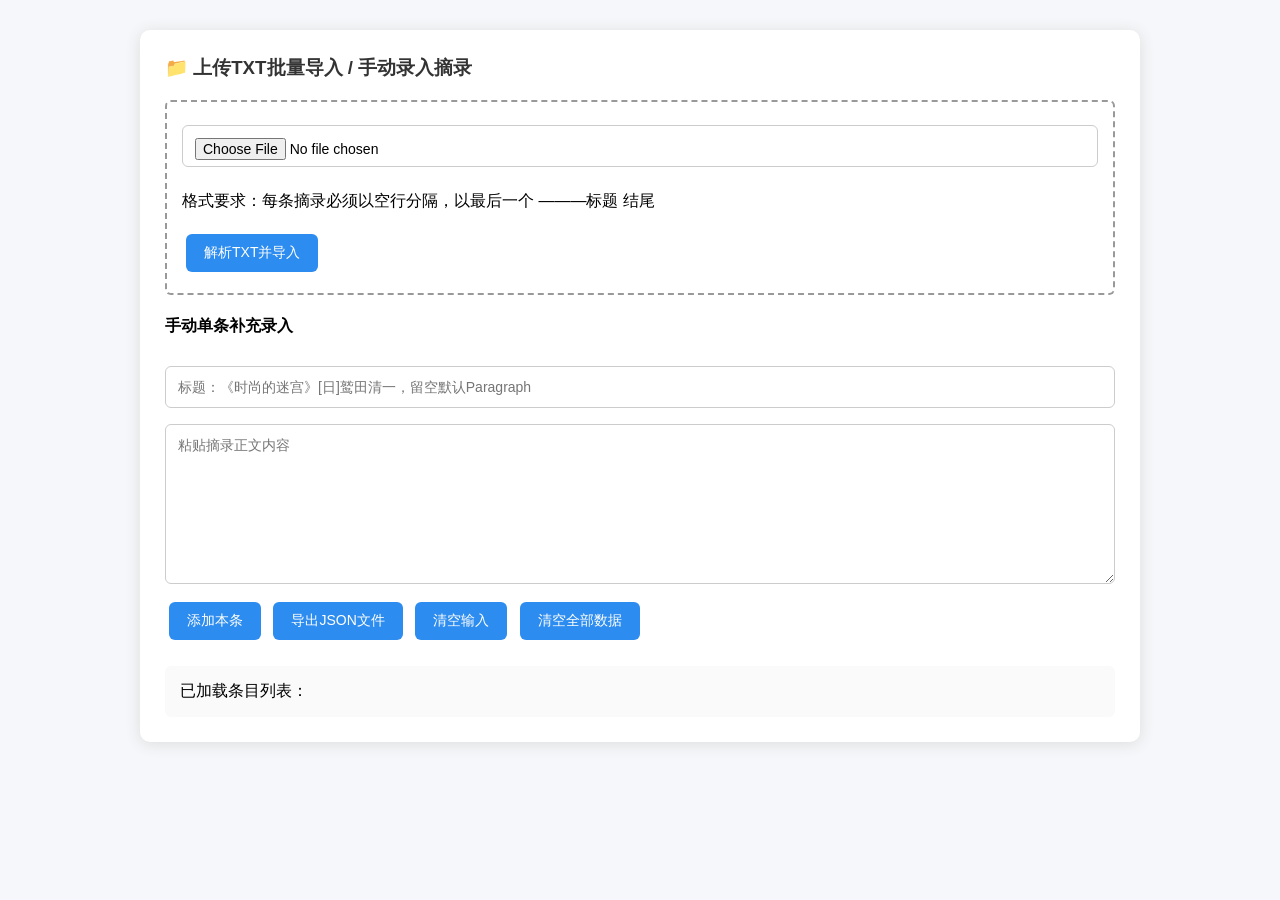
<file: txt转json.html>
<!DOCTYPE html>
<html lang="zh-CN">
<head>
<meta charset="UTF-8">
<title>TXT批量转JSON摘录工具</title>
<style>
body{font-family:"微软雅黑",sans-serif;padding:30px;max-width:1000px;margin:0 auto;background:#f5f7fa;}
.container{background:#fff;padding:25px;border-radius:10px;box-shadow:0 2px 15px #ddd;}
h3{margin-top:0;color:#333;}
textarea,input{width:100%;padding:12px;margin:8px 0;border:1px #ccc solid;border-radius:6px;box-sizing:border-box;font-size:14px;}
textarea{height:160px;resize:vertical;}
input{height:42px;}
button{padding:10px 18px;margin:6px 4px;border:none;border-radius:6px;background:#2d8cf0;color:#fff;cursor:pointer;font-size:14px;}
button:hover{background:#1b76d8;}
.upload-box{padding:15px;border:2px dashed #999;border-radius:6px;margin:15px 0;}
.list{margin-top:20px;padding:15px;background:#fafafa;border-radius:6px;max-height:320px;overflow:auto;}
.item{padding:10px;border-bottom:1px #eee dashed;line-height:1.6;}
</style>
</head>
<body>
<div class="container">
    <h3>📁 上传TXT批量导入 / 手动录入摘录</h3>

    <!-- 上传TXT区域 -->
    <div class="upload-box">
        <input type="file" id="txtFile" accept=".txt">
        <p>格式要求：每条摘录必须以空行分隔，以最后一个 ———标题 结尾</p>
        <button onclick="uploadTxt()">解析TXT并导入</button>
    </div>

    <h4>手动单条补充录入</h4>
    <input type="text" id="title" placeholder="标题：《时尚的迷宫》[日]鹫田清一，留空默认Paragraph">
    <textarea id="body" placeholder="粘贴摘录正文内容"></textarea>

    <div>
        <button onclick="addItem()">添加本条</button>
        <button onclick="exportJson()">导出JSON文件</button>
        <button onclick="clearInput()">清空输入</button>
        <button onclick="clearAll()">清空全部数据</button>
    </div>

    <div class="list" id="listBox">
        <div>已加载条目列表：</div>
    </div>
</div>

<script>
let dataList = [];

// 上传并解析TXT
function uploadTxt(){
    const fileInput = document.getElementById('txtFile');
    const file = fileInput.files[0];
    if(!file){
        alert('请先选择你的txt文件！');
        return;
    }
    const reader = new FileReader();
    reader.readAsText(file, 'UTF-8');
    reader.onload = function(e){
        const text = e.target.result;
        // 1. 统一换行符
        const cleanText = text.replace(/\r\n/g, '\n').replace(/\r/g, '\n');
        
        // 2. 严格按空行切割为独立大块
        const blocks = cleanText.split(/\n\s*\n/).filter(b => b.trim());
        let count = 0;

        blocks.forEach(block => {
            block = block.trim();
            let title, body;

            // 3. 寻找该块中【最后一个】———的位置
            const lastIdx = block.lastIndexOf('———');

            if (lastIdx !== -1) {
                // 最后一个———之前的所有内容（哪怕包含前面的———）全算作正文
                body = block.slice(0, lastIdx).trim();
                title = block.slice(lastIdx + 3).trim();
            } else {
                body = block;
                title = "Paragraph";
            }

            if (!title) title = "Paragraph";

            if (body) {
                dataList.push({
                    title: title,
                    body: body,
                    labels: ["摘录"]
                });
                count++;
            }
        });

        refreshList();
        alert(`解析完成！成功导入 ${count} 条摘录`);
    }
}

// 手动添加单条
function addItem(){
    let title = document.getElementById('title').value.trim();
    let body = document.getElementById('body').value.trim();
    if(!body){
        alert('请输入正文内容！');
        return;
    }
    if(!title) title = "Paragraph";

    dataList.push({
        title: title,
        body: body,
        labels: ["摘录"]
    });
    refreshList();
    clearInput();
    alert('添加成功！');
}

// 刷新列表预览
function refreshList(){
    let html = "已加载条目列表：<br><br>";
    dataList.forEach((item,idx)=>{
        html += `<div class="item">
            ${idx+1}. <b>标题：</b>${item.title}<br>
            <b>正文预览：</b>${item.body.slice(0,50)}...
        </div>`;
    });
    document.getElementById('listBox').innerHTML = html;
}

// 导出JSON
function exportJson(){
    if(dataList.length===0){
        alert('暂无数据可导出！');
        return;
    }
    let jsonStr = JSON.stringify(dataList, null, 2);
    let blob = new Blob([jsonStr], {type:'application/json'});
    let a = document.createElement('a');
    a.href = URL.createObjectURL(blob);
    a.download = '摘录数据.json';
    a.click();
}

// 清空输入框
function clearInput(){
    document.getElementById('title').value = '';
    document.getElementById('body').value = '';
}

// 清空所有数据
function clearAll(){
    if(confirm('确定清空所有已导入的摘录吗？不可恢复！')){
        dataList = [];
        refreshList();
    }
}
</script>
</body>
</html>
</file>
